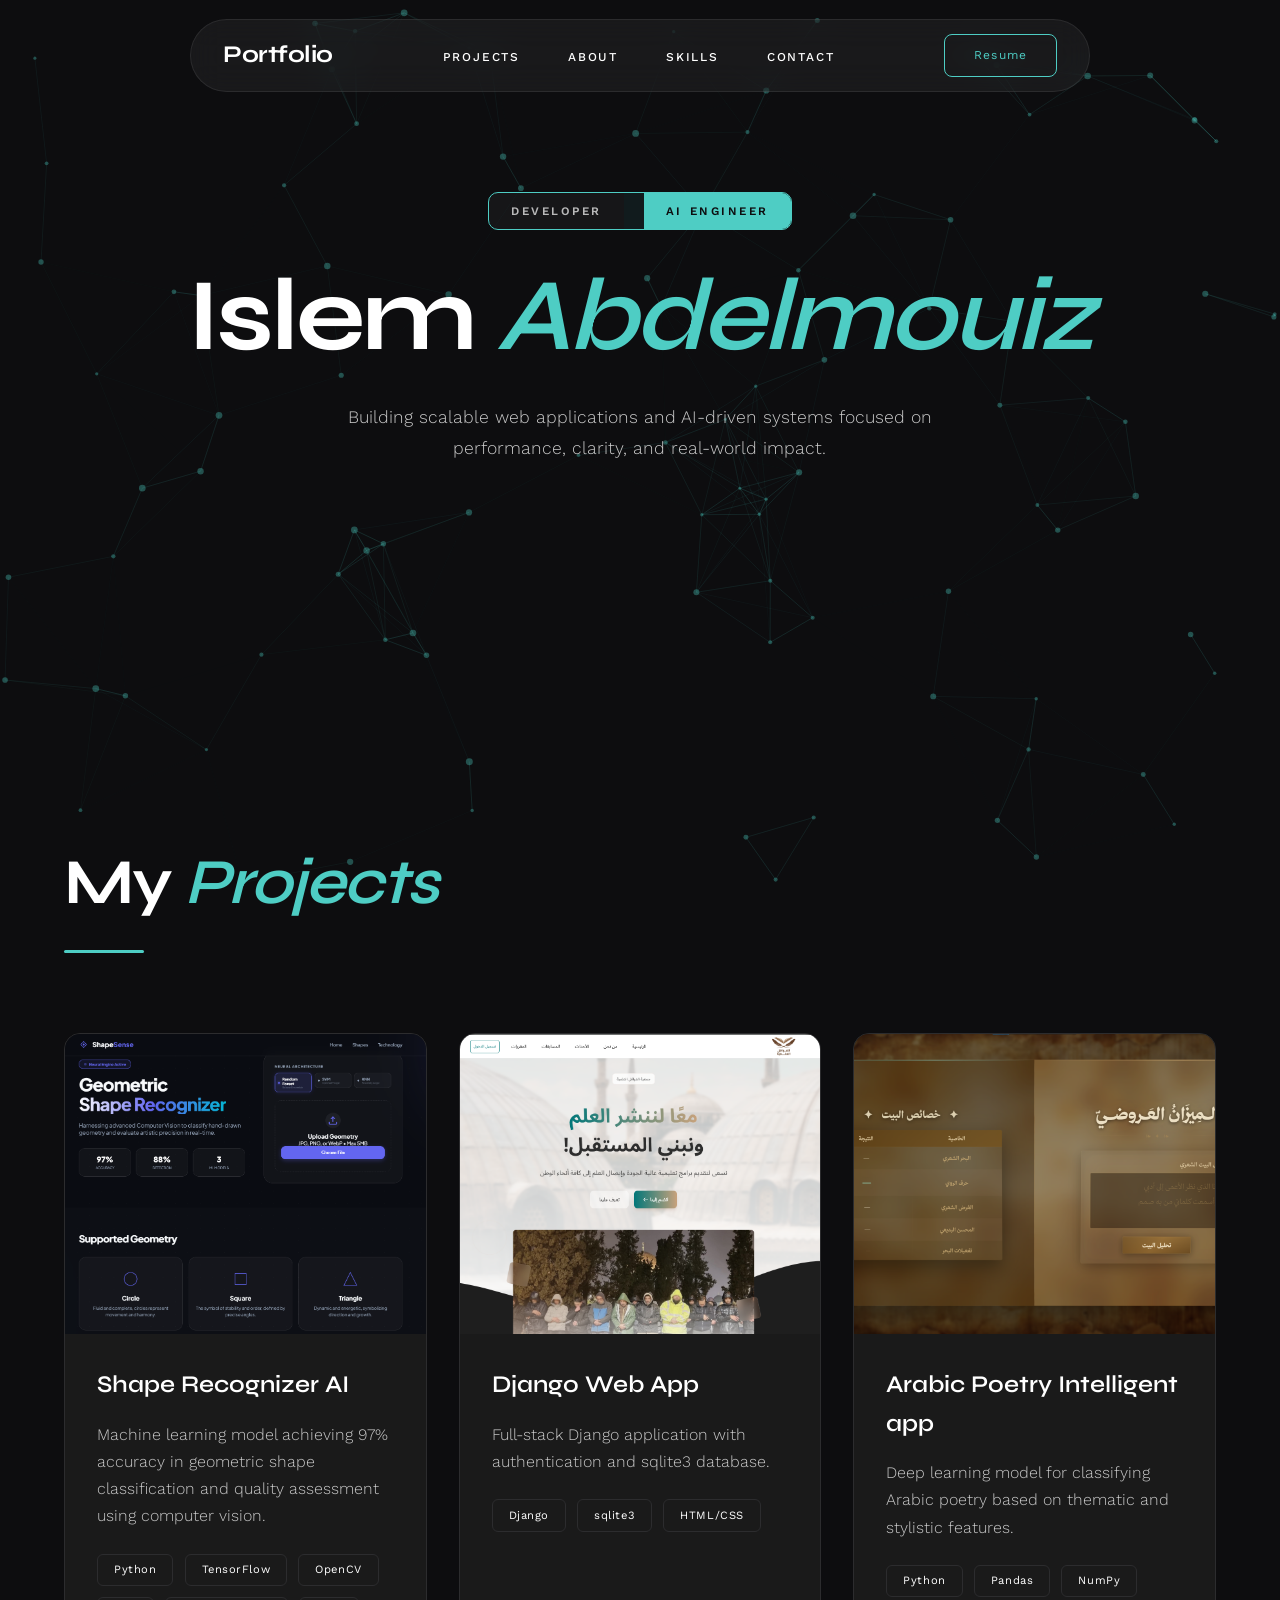
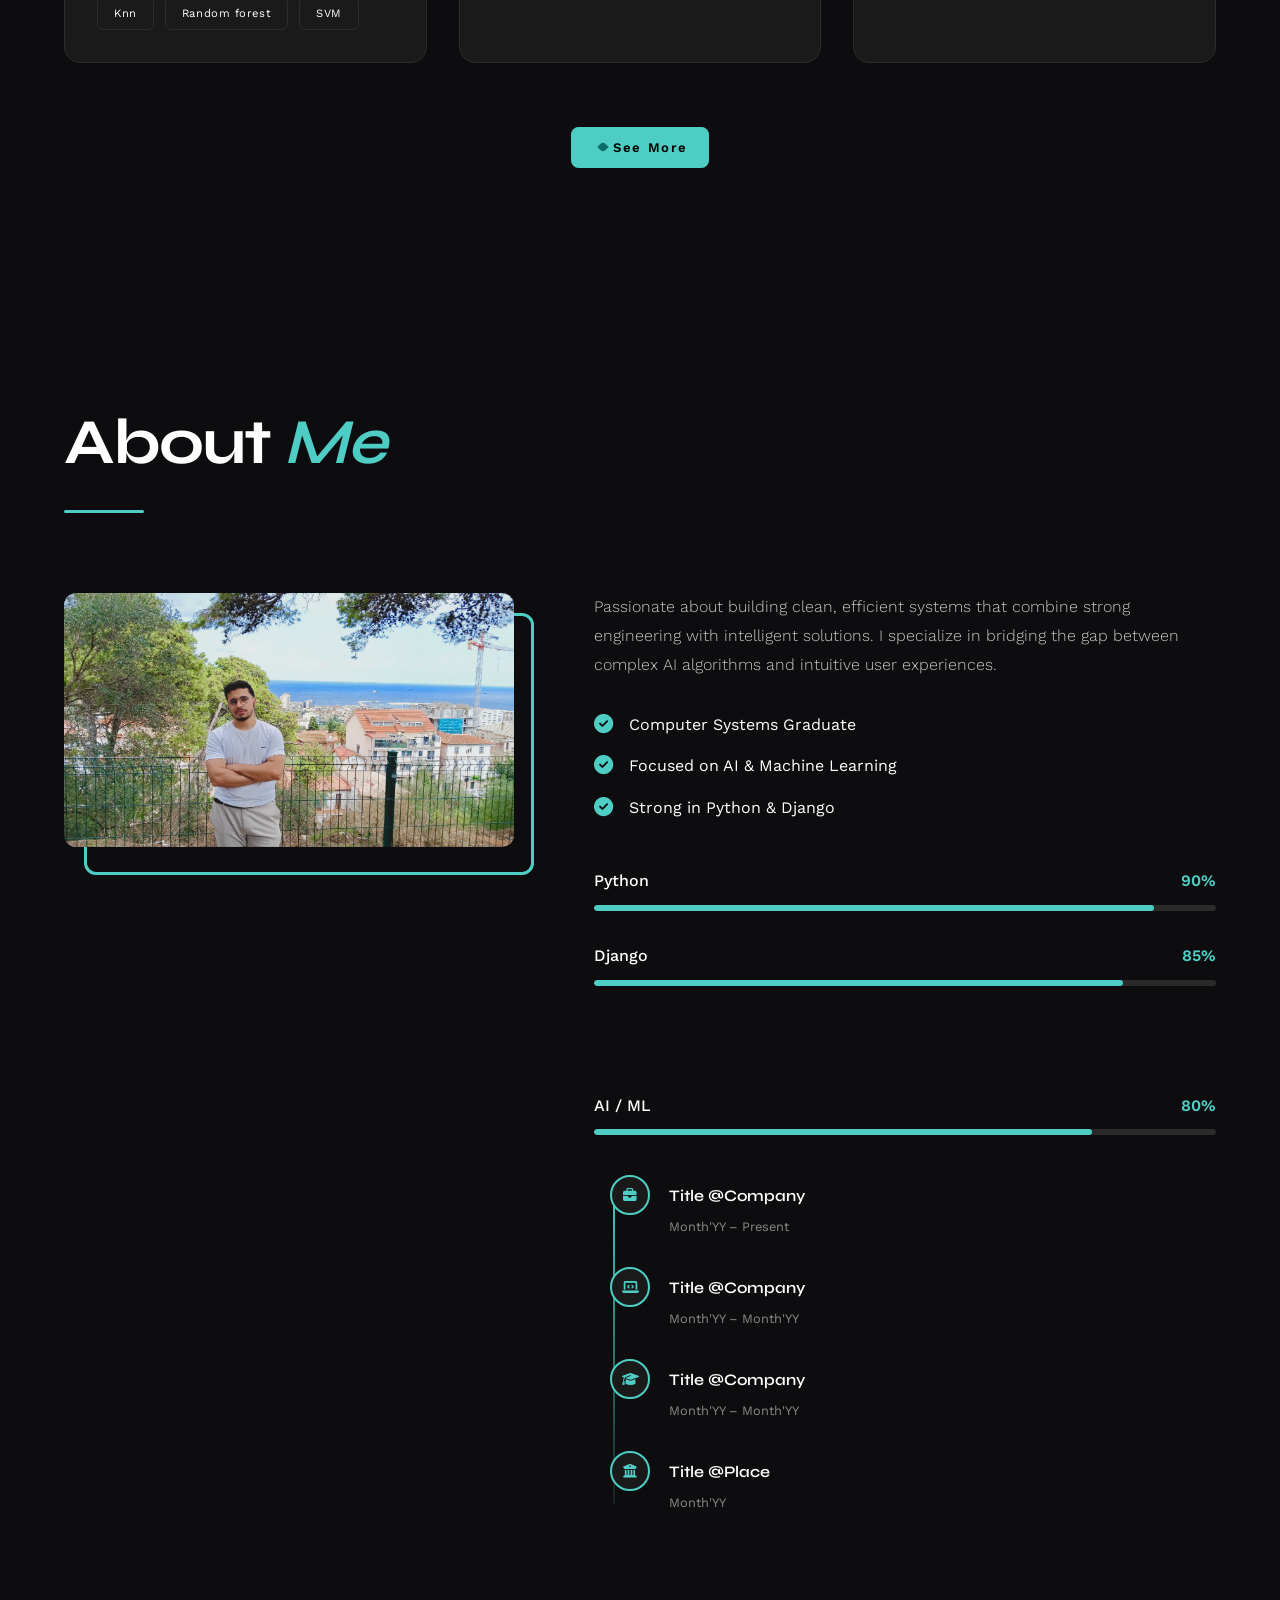
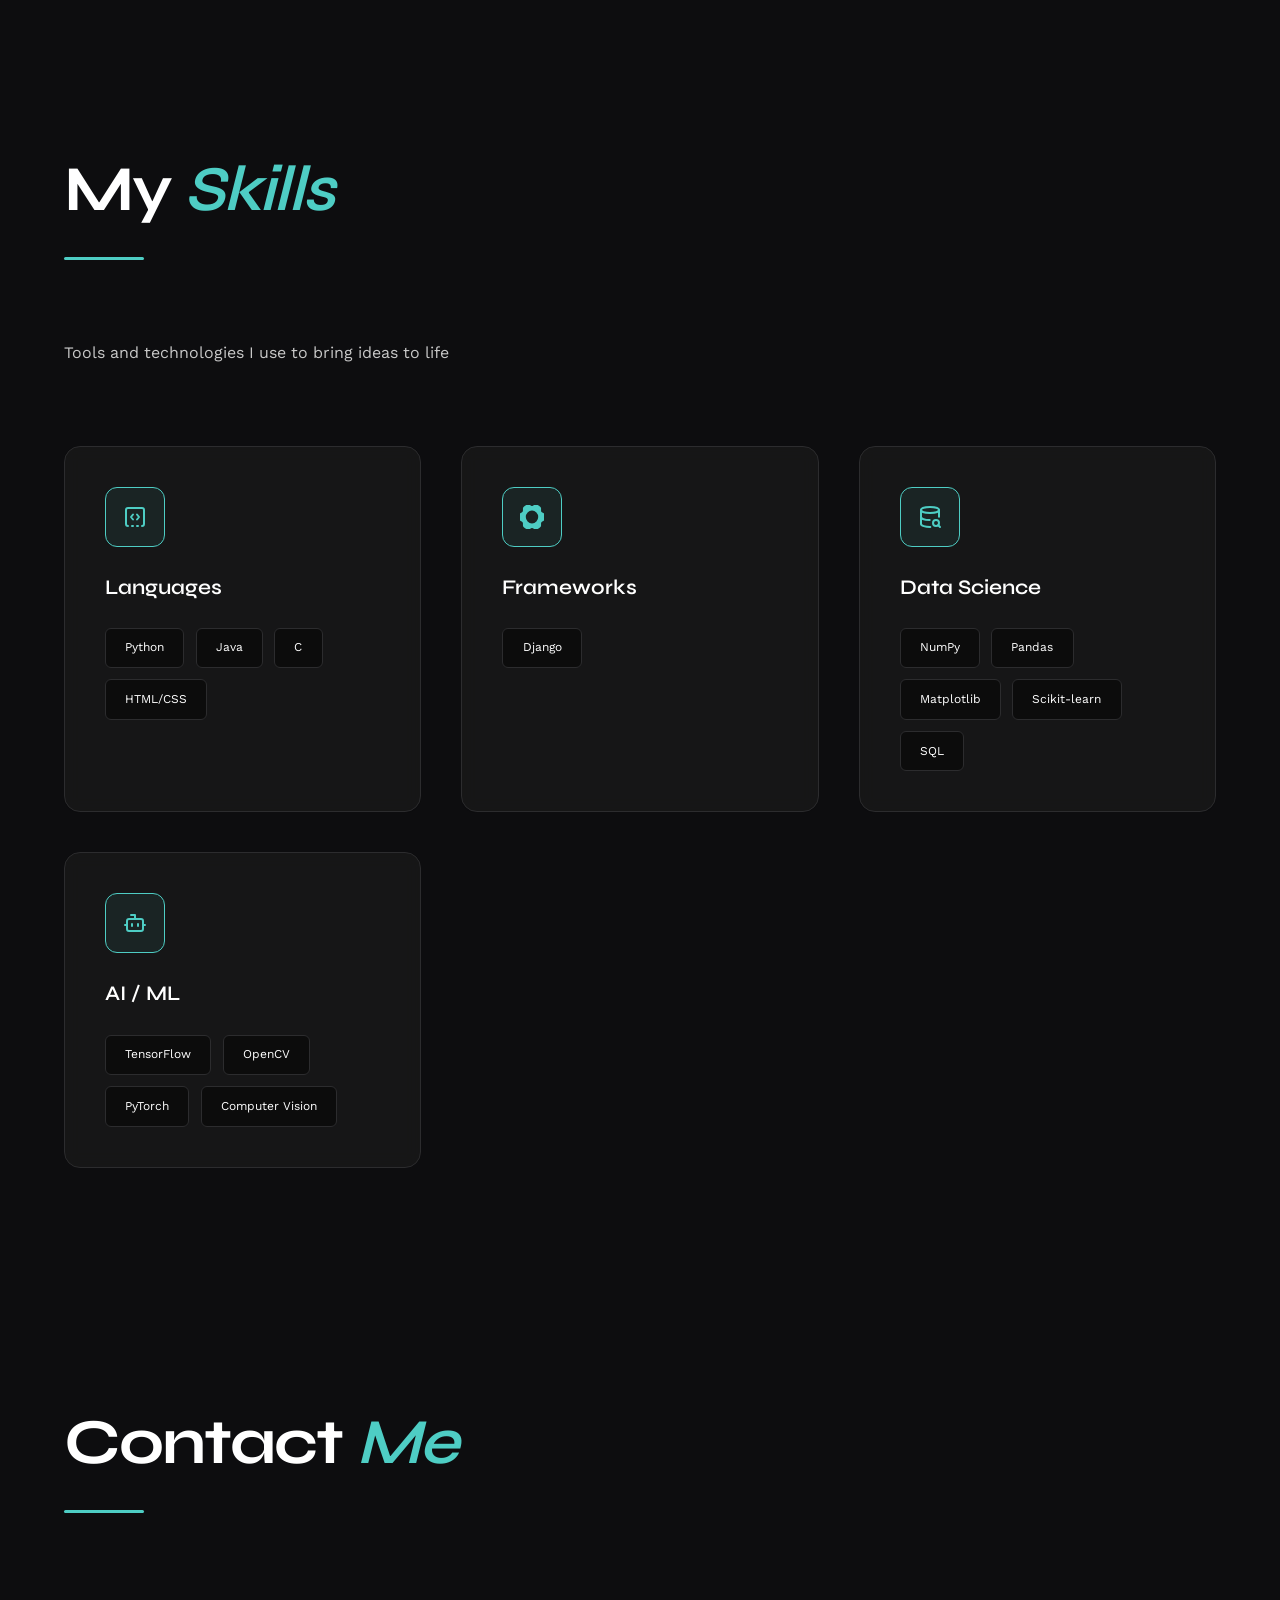
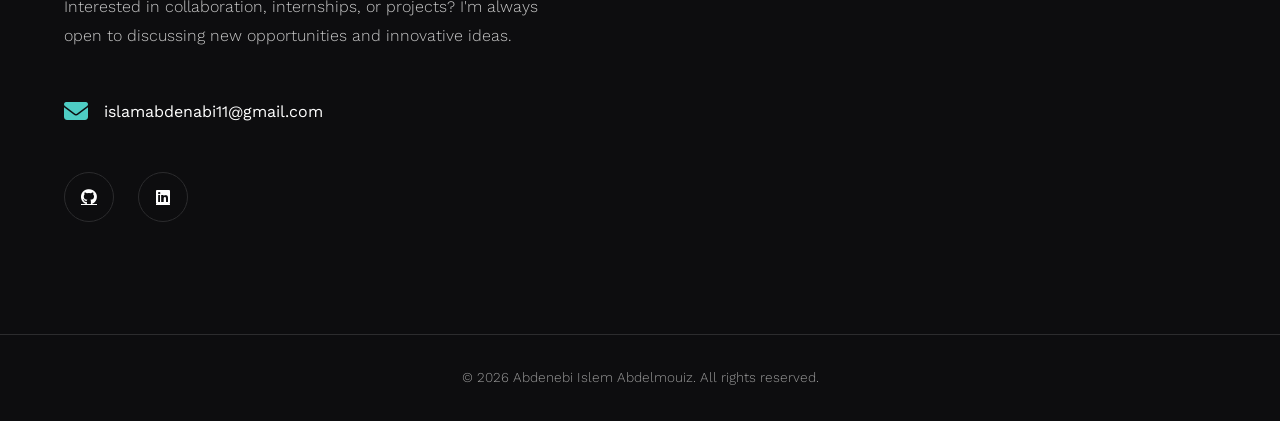
<file: index.html>
<!DOCTYPE html>
<html lang="en">
<head>
  <meta charset="UTF-8">
  <meta name="viewport" content="width=device-width, initial-scale=1.0, viewport-fit=cover">
  <title>Portfolio — Islem Abdelmouiz</title>
  <meta name="description" content="AI student specializing in Python, Django, and machine learning applications.">
  <link rel="icon" type="image/png" class="favicon" href="statics/images/me.jpg">
  <link rel="preconnect" href="https://fonts.googleapis.com">
  <link rel="preconnect" href="https://fonts.gstatic.com" crossorigin>
  <link href="https://fonts.googleapis.com/css2?family=Playfair+Display:wght@400;600;700;900&family=Work+Sans:wght@300;400;500;600&display=swap" rel="stylesheet">
  <link href="https://fonts.googleapis.com/css2?family=Syne:wght@400;600;700;800&family=Work+Sans:wght@300;400;500;600&display=swap" rel="stylesheet">
  <link rel="stylesheet" href="https://cdnjs.cloudflare.com/ajax/libs/font-awesome/6.4.0/css/all.min.css">
  <link rel="stylesheet" href="statics/style.css">
</head>
<body>

<canvas id="bg-canvas"></canvas>

<!-- Navigation -->
<nav>
  <a href="#" class="logo">Portfolio</a>
  <ul class="nav-links">
    <li><a href="#work">PROJECTS</a></li>
    <li><a href="#about">ABOUT</a></li>
    <li><a href="#skills">SKILLS</a></li>
    <li><a href="#contact">CONTACT</a></li>
  </ul>
  <a href="statics/cv.pdf" class="resume-btn">Resume</a>
  <label class="hamburger-label" id="hamburger-label">
    <input type="checkbox" id="hamburger-check">
    <div class="checkmark">
      <span></span>
      <span></span>
      <span></span>
    </div>
  </label>
</nav>

<!-- Hero -->
<section class="hero">
  <div class="hero-content">
    <div class="hero-label">
      <span class="hero-label-tag">DEVELOPER</span>
      <span class="hero-label-sep"></span>
      <span class="hero-label-tag accent">AI ENGINEER</span>
    </div>
    <h1>Islem <span class="hero-accent">Abdelmouiz</span></h1>
    <p class="hero-description">
      Building scalable web applications and AI-driven systems focused on performance, clarity, and real-world impact.
    </p>
    <div class="hero-actions">
      
    </div>
  </div>
</section>

<!-- Projects -->
<section id="work" class="work-section">
  <div class="work-header">
    <h2 class="work-title">My <span class="work-accent">Projects</span></h2>
    <div class="work-underline"></div>
  </div>
  <div class="projects-grid">
    <div class="project-card">
      <div class="project-image">
        <img src="statics/images/shape recognizer.png" alt="Shape Recognizer AI" width="600" height="300">
        <div class="project-overlay">
          <div class="project-overlay-content">
            <h3>Shape Recognizer AI</h3>
            <a href="https://github.com/islemabd-1/ShapeRecognize" target="_blank" aria-label="GitHub"><i class="fab fa-github"></i></a>
          </div>
        </div>
      </div>
      <div class="project-content">
        <h3>Shape Recognizer AI</h3>
        <p>Machine learning model achieving 97% accuracy in geometric shape classification and quality assessment using computer vision.</p>
        <div class="project-tags">
          <span class="tag">Python</span><span class="tag">TensorFlow</span><span class="tag">OpenCV</span>
          <span class="tag">Knn</span><span class="tag">Random forest</span><span class="tag">SVM</span>
        </div>
      </div>
    </div>
    <div class="project-card">
      <div class="project-image">
        <img src="statics/images/web-project.png" alt="Django Web App" width="600" height="300">
        <div class="project-overlay">
          <div class="project-overlay-content">
            <h3>Django web App</h3>
            <a href="https://github.com/Anwrk/PFE" target="_blank" aria-label="GitHub"><i class="fab fa-github"></i></a>
          </div>
        </div>
      </div>
      <div class="project-content">
        <h3>Django Web App</h3>
        <p>Full-stack Django application with authentication and sqlite3 database.</p>
        <div class="project-tags">
          <span class="tag">Django</span><span class="tag">sqlite3</span><span class="tag">HTML/CSS</span>
        </div>
      </div>
    </div>
    <div class="project-card">
      <div class="project-image">
        <img src="statics/images/Awzan.png" alt="Arabic Poetry Intelligent app" width="600" height="300">
        <div class="project-overlay">
          <div class="project-overlay-content">
            <h3>Arabic Poetry Classification</h3>
            <a href="https://github.com/islemabd-1/Arabic-poetry" target="_blank" aria-label="GitHub"><i class="fab fa-github"></i></a>
          </div>
        </div>
      </div>
      <div class="project-content">
        <h3>Arabic Poetry Intelligent app</h3>
        <p>Deep learning model for classifying Arabic poetry based on thematic and stylistic features.</p>
        <div class="project-tags">
          <span class="tag">Python</span><span class="tag">Pandas</span><span class="tag">NumPy</span>
        </div>
      </div>
    </div>
  </div>
  <div class="see-more-wrapper">
    <a href="projects.html" class="see-more-btn"><span>See More</span></a>
  </div>
</section>

<!-- About -->
<section id="about" class="about-section">

  <!-- Title OUTSIDE the grid, left-aligned like Projects -->
  <div class="work-header">
    <h2 class="work-title">About <span class="work-accent">Me</span></h2>
    <div class="work-underline"></div>
  </div>

  <div class="about-content">
    <div class="about-image">
      <img src="statics/images/me.jpg" alt="Islem Abdelmouiz" width="800" height="600">
      <div class="image-border"></div>
    </div>
    <div class="about-text">
      <p>Passionate about building clean, efficient systems that combine strong engineering with intelligent solutions. I specialize in bridging the gap between complex AI algorithms and intuitive user experiences.</p>
      <ul class="about-highlights">
        <li><i class="fas fa-check-circle"></i> Computer Systems Graduate</li>
        <li><i class="fas fa-check-circle"></i> Focused on AI & Machine Learning</li>
        <li><i class="fas fa-check-circle"></i> Strong in Python & Django</li>
      </ul>
      <div class="skills-bars">
        <div class="skill-item">
          <div class="skill-header"><strong>Python</strong><span>90%</span></div>
          <div class="skill-bar"><div class="skill-progress" style="width:90%"></div></div>
        </div>
        <div class="skill-item">
          <div class="skill-header"><strong>Django</strong><span>85%</span></div>
          <div class="skill-bar"><div class="skill-progress" style="width:85%"></div></div>
        </div>
        <div class="skill-item">
          <div class="skill-header"><strong>HTML / CSS</strong><span>65%</span></div>
          <div class="skill-bar"><div class="skill-progress" style="width:65%"></div></div>
        </div>
        <div class="skill-item">
          <div class="skill-header"><strong>AI / ML</strong><span>80%</span></div>
          <div class="skill-bar"><div class="skill-progress" style="width:80%"></div></div>
        </div>
      </div>
      <!-- Career Timeline -->
      <div class="career-timeline">
        <div class="timeline-item">
          <div class="timeline-dot"><i class="fas fa-briefcase"></i></div>
          <div class="timeline-info">
            <h4 class="timeline-role">Title @Company</h4>
            <span class="timeline-date">Month'YY – Present</span>
          </div>
        </div>
        <div class="timeline-item">
          <div class="timeline-dot"><i class="fas fa-laptop-code"></i></div>
          <div class="timeline-info">
            <h4 class="timeline-role">Title @Company</h4>
            <span class="timeline-date">Month'YY – Month'YY</span>
          </div>
        </div>
        <div class="timeline-item">
          <div class="timeline-dot"><i class="fas fa-graduation-cap"></i></div>
          <div class="timeline-info">
            <h4 class="timeline-role">Title @Company</h4>
            <span class="timeline-date">Month'YY – Month'YY</span>
          </div>
        </div>
        <div class="timeline-item">
          <div class="timeline-dot"><i class="fas fa-university"></i></div>
          <div class="timeline-info">
            <h4 class="timeline-role">Title @Place</h4>
            <span class="timeline-date">Month'YY</span>
          </div>
        </div>
      </div>
    </div>
  </div>
</section>

<!-- Skills -->
<section id="skills" class="skills-section">
  <div class="work-header">
    <h2 class="work-title">My <span class="work-accent">Skills</span></h2>
    <div class="work-underline"></div>
  </div>
  <p class="section-subtitle">Tools and technologies I use to bring ideas to life</p>
  <div class="tech-grid">
    <div class="tech-category">
      <div class="tech-icon">
        <svg xmlns="http://www.w3.org/2000/svg" width="24" height="24" viewBox="0 0 24 24" fill="none" stroke="currentColor" stroke-width="2" stroke-linecap="round" stroke-linejoin="round"><path d="M10 9.5 8 12l2 2.5"/><path d="M14 21h1"/><path d="m14 9.5 2 2.5-2 2.5"/><path d="M5 21a2 2 0 0 1-2-2V5a2 2 0 0 1 2-2h14a2 2 0 0 1 2 2v14a2 2 0 0 1-2 2"/><path d="M9 21h1"/></svg>
      </div>
      <h3>Languages</h3>
      <div class="tech-items">
        <span class="tech-badge">Python</span><span class="tech-badge">Java</span>
        <span class="tech-badge">C</span><span class="tech-badge">HTML/CSS</span>
      </div>
    </div>
    <div class="tech-category">
      <div class="tech-icon">
        <svg xmlns="http://www.w3.org/2000/svg" width="24" height="24" viewBox="0 0 24 24" fill="none" stroke="currentColor" stroke-width="2" stroke-linecap="round" stroke-linejoin="round"><path d="M0 0h24v24H0z" fill="none" stroke="none"/><path fill="currentColor" d="M23.186 9.07L21.41 8.019a2.78 2.78 0 0 1-1.344-2.391V3.523c0-.431-.19-.837-.516-1.108A12 12 0 0 0 16.317.493a1.36 1.36 0 0 0-1.193.091L13.347 1.64a2.62 2.62 0 0 1-2.688 0L8.882.584a1.35 1.35 0 0 0-1.194-.09a12 12 0 0 0-3.231 1.918a1.44 1.44 0 0 0-.516 1.108v2.104c0 .986-.51 1.897-1.344 2.392L.823 9.068c-.363.215-.61.588-.675 1.013A12 12 0 0 0 0 12.001q0 .978.145 1.916c.065.425.312.801.675 1.016l1.774 1.052a2.78 2.78 0 0 1 1.344 2.392v2.104c0 .431.191.837.516 1.108c.965.8 2.054 1.452 3.231 1.919c.393.155.831.124 1.194-.091l1.777-1.055a2.62 2.62 0 0 1 2.688 0l1.777 1.055c.363.215.804.246 1.193.091a12 12 0 0 0 3.232-1.92a1.44 1.44 0 0 0 .516-1.107v-2.104a2.78 2.78 0 0 1 1.344-2.392l1.774-1.052c.363-.215.61-.588.675-1.016q.143-.938.145-1.916q0-.98-.145-1.917a1.41 1.41 0 0 0-.67-1.013zM12.003 19.41c-3.981 0-7.21-3.317-7.21-7.407s3.229-7.406 7.21-7.406s7.21 3.316 7.21 7.406s-3.23 7.407-7.21 7.407"/></svg>
      </div>
      <h3>Frameworks</h3>
      <div class="tech-items">
        <span class="tech-badge">Django</span>
      </div>
    </div>
    <div class="tech-category">
      <div class="tech-icon">
        <svg xmlns="http://www.w3.org/2000/svg" width="24" height="24" viewBox="0 0 24 24" fill="none" stroke="currentColor" stroke-width="2" stroke-linecap="round" stroke-linejoin="round"><path d="M21 11.693V5"/><path d="m22 22-1.875-1.875"/><path d="M3 12a9 3 0 0 0 8.697 2.998"/><path d="M3 5v14a9 3 0 0 0 9.28 2.999"/><circle cx="18" cy="18" r="3"/><ellipse cx="12" cy="5" rx="9" ry="3"/></svg>
      </div>
      <h3>Data Science</h3>
      <div class="tech-items">
        <span class="tech-badge">NumPy</span><span class="tech-badge">Pandas</span>
        <span class="tech-badge">Matplotlib</span><span class="tech-badge">Scikit-learn</span><span class="tech-badge">SQL</span>
      </div>
    </div>
    <div class="tech-category">
      <div class="tech-icon">
        <svg xmlns="http://www.w3.org/2000/svg" width="24" height="24" viewBox="0 0 24 24" fill="none" stroke="currentColor" stroke-width="2" stroke-linecap="round" stroke-linejoin="round"><path d="M12 8V4H8"/><rect width="16" height="12" x="4" y="8" rx="2"/><path d="M2 14h2"/><path d="M20 14h2"/><path d="M15 13v2"/><path d="M9 13v2"/></svg>
      </div>
      <h3>AI / ML</h3>
      <div class="tech-items">
        <span class="tech-badge">TensorFlow</span><span class="tech-badge">OpenCV</span>
        <span class="tech-badge">PyTorch</span><span class="tech-badge">Computer Vision</span>
      </div>
    </div>
  </div>
</section>

<!-- Contact -->
<section id="contact" class="contact-section">

  <!-- Title OUTSIDE the grid, left-aligned like Projects -->
  <div class="work-header">
    <h2 class="work-title">Contact  <span class="work-accent">Me</span></h2>
    <div class="work-underline"></div>
  </div>

  <div class="contact-container">
    <div class="contact-left">
      <p>Interested in collaboration, internships, or projects? I'm always open to discussing new opportunities and innovative ideas.</p>
      <div class="contact-info">
        <div class="contact-item">
          <i class="fas fa-envelope"></i>
          <span>islamabdenabi11@gmail.com</span>
        </div>
      </div>
      <div class="social-links">
        <a href="#" aria-label="GitHub"><i class="fab fa-github"></i></a>
        <a href="#" aria-label="LinkedIn"><i class="fab fa-linkedin"></i></a>
      </div>
    </div>
  </div>
</section>

<footer>
  <p>&copy; 2026 Abdenebi Islem Abdelmouiz. All rights reserved.</p>
</footer>

<script src="statics/script.js"></script>
</body>
</html>
</file>
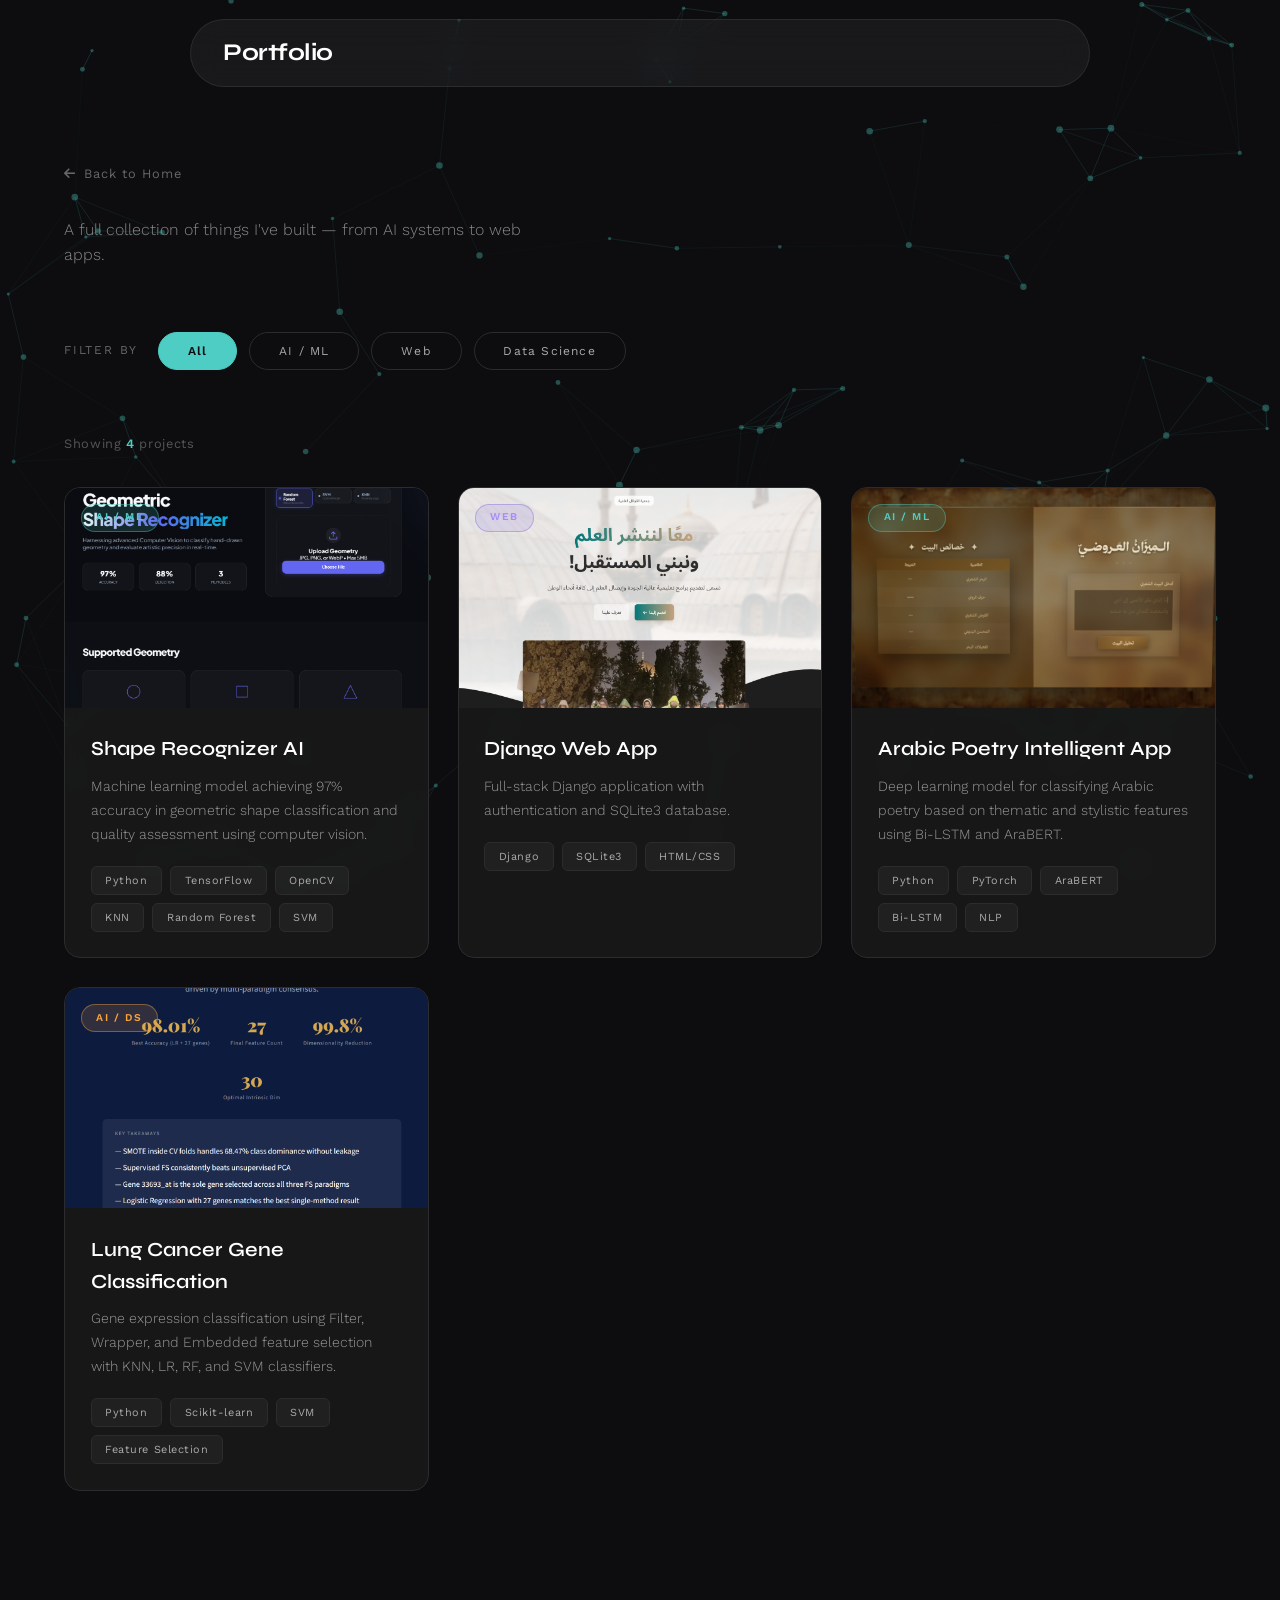
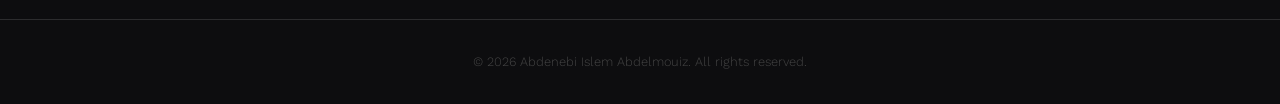
<file: projects.html>
<!DOCTYPE html>
<html lang="en">
<head>
  <meta charset="UTF-8">
  <meta name="viewport" content="width=device-width, initial-scale=1.0">
  <title>Projects — Islem Abdelmouiz</title>
  <meta name="description" content="All projects by Islem Abdelmouiz — AI, ML, and Web Development.">

  <link rel="preconnect" href="https://fonts.googleapis.com">
  <link rel="preconnect" href="https://fonts.gstatic.com" crossorigin>
  <link href="https://fonts.googleapis.com/css2?family=Syne:wght@400;600;700;800&family=Work+Sans:wght@300;400;500;600&display=swap" rel="stylesheet">
  <link rel="stylesheet" href="https://cdnjs.cloudflare.com/ajax/libs/font-awesome/6.4.0/css/all.min.css">

  <style>
    :root {
      --color-bg: #0d0d0f;
      --color-text: #ffffff;
      --color-accent: #4ecdc4;
      --color-secondary: #1a1a1a;
      --color-border: #2c2c2e;
      --font-display: 'Syne', sans-serif;
      --font-body: 'Work Sans', sans-serif;
    }

    * { margin: 0; padding: 0; box-sizing: border-box; }
    html { scroll-behavior: smooth; }

    body {
      font-family: var(--font-body);
      background: var(--color-bg);
      color: var(--color-text);
      line-height: 1.6;
      overflow-x: hidden;
    }

    /* ── Full-page Network Canvas ── */
    #bg-canvas {
      position: fixed;
      top: 0; left: 0;
      width: 100%; height: 100%;
      pointer-events: none;
      z-index: 0;
    }

    nav, .page-header, .filter-section, .project-count, .projects-section, footer {
      position: relative;
      z-index: 1;
    }

    /* ── NAV ── */
    nav {
      position: fixed;
      top: 1.2rem;
      left: 50%;
      transform: translateX(-50%);
      width: calc(100% - 4rem);
      max-width: 900px;
      padding: 0.85rem 2rem;
      display: flex;
      justify-content: space-between;
      align-items: center;
      z-index: 1000;
      background: rgba(255,255,255,0.05);
      backdrop-filter: blur(16px);
      -webkit-backdrop-filter: blur(16px);
      border: 1px solid rgba(255,255,255,0.08);
      border-radius: 9999px;
    }

    .logo {
      font-family: var(--font-display);
      font-size: 1.5rem;
      letter-spacing: -0.02em;
      font-weight: 700;
      text-decoration: none;
      color: var(--color-text);
    }

    .nav-links {
      display: flex;
      gap: 2.5rem;
      list-style: none;
    }

    .nav-links a {
      color: #aaa;
      text-decoration: none;
      font-size: 0.75rem;
      font-weight: 400;
      letter-spacing: 0.15em;
      transition: color 0.3s ease;
    }

    .nav-links a:hover,
    .nav-links a.active { color: var(--color-accent); }

    .resume-btn {
      padding: 0.7rem 1.8rem;
      border: 1px solid var(--color-accent);
      color: var(--color-accent);
      text-decoration: none;
      font-size: 0.75rem;
      letter-spacing: 0.1em;
      border-radius: 9999px;
      transition: all 0.3s ease;
    }

    .resume-btn:hover {
      background: var(--color-accent);
      color: var(--color-bg);
    }

    /* ── PAGE HEADER ── */
    .page-header {
      padding: 10rem 4rem 4rem;
      max-width: 1400px;
      margin: 0 auto;
    }

    .page-header .eyebrow {
      font-size: 0.75rem;
      letter-spacing: 0.25em;
      color: var(--color-accent);
      border: 1px solid var(--color-accent);
      padding: 0.4rem 1.2rem;
      display: inline-block;
      border-radius: 9999px;
      margin-bottom: 1.5rem;
    }

    .page-header h1 {
      font-family: var(--font-display);
      font-size: clamp(2.8rem, 6vw, 5rem);
      font-weight: 700;
      line-height: 1.1;
      letter-spacing: -0.02em;
      margin-bottom: 1.2rem;
    }

    .page-header h1 span {
      color: var(--color-accent);
      font-style: italic;
    }

    .page-header p {
      color: #888;
      font-size: 1rem;
      font-weight: 300;
      max-width: 500px;
    }

    /* ── FILTER BAR ── */
    .filter-section {
      padding: 0 4rem 4rem;
      max-width: 1400px;
      margin: 0 auto;
    }

    .filter-bar {
      display: flex;
      gap: 0.75rem;
      flex-wrap: wrap;
      align-items: center;
    }

    .filter-label {
      font-size: 0.75rem;
      letter-spacing: 0.15em;
      color: #666;
      margin-right: 0.5rem;
    }

    .filter-btn {
      padding: 0.7rem 1.8rem;
      background: transparent;
      border: 1px solid var(--color-border);
      color: #aaa;
      font-family: var(--font-body);
      font-size: 0.75rem;
      letter-spacing: 0.1em;
      border-radius: 9999px;
      cursor: pointer;
      transition: all 0.25s ease;
    }

    .filter-btn:hover {
      border-color: var(--color-accent);
      color: var(--color-accent);
    }

    .filter-btn.active {
      background: var(--color-accent);
      border-color: var(--color-accent);
      color: var(--color-bg);
      font-weight: 600;
    }

    /* ── PROJECT COUNT ── */
    .project-count {
      padding: 0 4rem 2rem;
      max-width: 1400px;
      margin: 0 auto;
      font-size: 0.8rem;
      color: #555;
      letter-spacing: 0.05em;
    }

    .project-count span {
      color: var(--color-accent);
      font-weight: 600;
    }

    /* ── PROJECTS GRID ── */
    .projects-section {
      padding: 0 4rem 8rem;
      max-width: 1400px;
      margin: 0 auto;
    }

    .projects-grid {
      display: grid;
      grid-template-columns: repeat(auto-fill, minmax(360px, 1fr));
      gap: 1.8rem;
    }

    .project-card {
      background: rgba(26,26,26,0.85);
      backdrop-filter: blur(8px);
      border-radius: 16px;
      overflow: hidden;
      border: 1px solid var(--color-border);
      transition: transform 0.3s ease, border-color 0.3s ease, box-shadow 0.3s ease;
      cursor: pointer;
    }

    .project-card:hover {
      transform: translateY(-8px);
      border-color: rgba(78,205,196,0.3);
      box-shadow: 0 20px 40px rgba(0,0,0,0.4);
    }

    .project-card.hidden { display: none; }

    .project-image {
      width: 100%;
      height: 220px;
      position: relative;
      overflow: hidden;
      background: #111;
    }

    .project-image img {
      width: 100%;
      height: 100%;
      object-fit: cover;
      transition: transform 0.5s ease;
    }

    .project-card:hover .project-image img { transform: scale(1.05); }

    .project-category-badge {
      position: absolute;
      top: 1rem;
      left: 1rem;
      padding: 0.3rem 0.9rem;
      border-radius: 9999px;
      font-size: 0.65rem;
      font-weight: 600;
      letter-spacing: 0.15em;
      text-transform: uppercase;
      z-index: 2;
    }

    .badge-ai   { background: rgba(78,205,196,0.15);  color: #4ecdc4; border: 1px solid rgba(78,205,196,0.4); }
    .badge-web  { background: rgba(130,100,220,0.15); color: #a78bfa; border: 1px solid rgba(130,100,220,0.4); }
    .badge-data { background: rgba(250,165,60,0.15);  color: #faa53c; border: 1px solid rgba(250,165,60,0.4); }

    .project-overlay {
      position: absolute;
      inset: 0;
      background: rgba(78,205,196,0.88);
      display: flex;
      align-items: center;
      justify-content: center;
      opacity: 0;
      transition: opacity 0.3s ease;
    }

    .project-card:hover .project-overlay { opacity: 1; }

    .project-overlay a {
      color: var(--color-bg);
      font-size: 2.8rem;
      transition: transform 0.3s ease;
      display: inline-block;
    }

    .project-overlay a:hover { transform: scale(1.2); }

    .project-content { padding: 1.6rem; }

    .project-content h3 {
      font-family: var(--font-display);
      font-size: 1.25rem;
      font-weight: 600;
      margin-bottom: 0.6rem;
    }

    .project-content p {
      font-size: 0.88rem;
      font-weight: 300;
      color: #999;
      line-height: 1.7;
      margin-bottom: 1.2rem;
    }

    .project-tags { display: flex; gap: 0.5rem; flex-wrap: wrap; }

    .tag {
      padding: 0.3rem 0.85rem;
      background: rgba(255,255,255,0.04);
      border: 1px solid var(--color-border);
      color: #aaa;
      font-size: 0.68rem;
      letter-spacing: 0.05em;
      border-radius: 6px;
      transition: all 0.25s ease;
    }

    .tag:hover { border-color: var(--color-accent); color: var(--color-accent); }

    .empty-state {
      display: none;
      text-align: center;
      padding: 6rem 2rem;
      color: #444;
    }

    .empty-state i { font-size: 3rem; margin-bottom: 1rem; color: #333; }

    .back-link {
      display: inline-flex;
      align-items: center;
      gap: 0.5rem;
      color: #666;
      text-decoration: none;
      font-size: 0.8rem;
      letter-spacing: 0.08em;
      transition: color 0.3s ease;
      margin-bottom: 2rem;
    }

    .back-link:hover { color: var(--color-accent); }

    footer {
      text-align: center;
      padding: 2rem;
      border-top: 1px solid var(--color-border);
      font-size: 0.8rem;
      color: #444;
      font-weight: 300;
    }

    @media (max-width: 768px) {
      nav { width: calc(100% - 2rem); top: 0.75rem; padding: 0.75rem 1.5rem; }
      .resume-btn { display: none; }
      .page-header, .filter-section, .project-count, .projects-section { padding-left: 1.5rem; padding-right: 1.5rem; }
      .page-header { padding-top: 8rem; }
      .projects-grid { grid-template-columns: 1fr; }
    }

    .project-card {
      opacity: 0;
      transform: translateY(24px);
      animation: cardIn 0.5s ease forwards;
    }

    @keyframes cardIn {
      to { opacity: 1; transform: translateY(0); }
    }
  </style>
</head>
<body>

<!-- Full-page canvas -->
<canvas id="bg-canvas"></canvas>

<!-- Nav -->
<nav>
  <a href="index.html" class="logo">Portfolio</a>
</nav>

<!-- Page Header -->
<div class="page-header">
  <a href="index.html" class="back-link">
    <i class="fas fa-arrow-left"></i> Back to Home
  </a>
  <p>A full collection of things I've built — from AI systems to web apps.</p>
</div>

<!-- Filters -->
<div class="filter-section">
  <div class="filter-bar">
    <span class="filter-label">FILTER BY</span>
    <button class="filter-btn active" data-filter="all">All</button>
    <button class="filter-btn" data-filter="ai">AI / ML</button>
    <button class="filter-btn" data-filter="web">Web</button>
    <button class="filter-btn" data-filter="data">Data Science</button>
  </div>
</div>

<!-- Count -->
<div class="project-count">
  Showing <span id="visible-count">4</span> projects
</div>

<!-- Projects -->
<div class="projects-section">
  <div class="projects-grid" id="projects-grid">

    <div class="project-card" data-category="ai">
      <div class="project-image">
        <span class="project-category-badge badge-ai">AI / ML</span>
        <img src="statics/images/shape recognizer.png" alt="Shape Recognizer AI">
        <div class="project-overlay">
          <a href="https://github.com/islemabd-1/ShapeRecognize" target="_blank" aria-label="GitHub">
            <svg xmlns="http://www.w3.org/2000/svg" width="48" height="48" viewBox="0 0 24 24" fill="currentColor"><path d="M12 0C5.37 0 0 5.37 0 12c0 5.3 3.438 9.8 8.205 11.385.6.113.82-.258.82-.577v-2.165c-3.338.726-4.033-1.416-4.033-1.416-.546-1.387-1.333-1.756-1.333-1.756-1.089-.745.083-.729.083-.729 1.205.084 1.839 1.237 1.839 1.237 1.07 1.834 2.807 1.304 3.492.997.107-.775.418-1.305.762-1.604-2.665-.305-5.467-1.334-5.467-5.931 0-1.311.469-2.381 1.236-3.221-.124-.303-.535-1.524.117-3.176 0 0 1.008-.322 3.301 1.23A11.509 11.509 0 0 1 12 5.803c1.02.005 2.047.138 3.006.404 2.291-1.552 3.297-1.23 3.297-1.23.653 1.653.242 2.874.118 3.176.77.84 1.235 1.911 1.235 3.221 0 4.609-2.807 5.624-5.479 5.921.43.372.823 1.102.823 2.222v3.293c0 .319.192.694.801.576C20.566 21.797 24 17.3 24 12c0-6.63-5.37-12-12-12z"/></svg>
          </a>
        </div>
      </div>
      <div class="project-content">
        <h3>Shape Recognizer AI</h3>
        <p>Machine learning model achieving 97% accuracy in geometric shape classification and quality assessment using computer vision.</p>
        <div class="project-tags">
          <span class="tag">Python</span><span class="tag">TensorFlow</span><span class="tag">OpenCV</span>
          <span class="tag">KNN</span><span class="tag">Random Forest</span><span class="tag">SVM</span>
        </div>
      </div>
    </div>

    <div class="project-card" data-category="web">
      <div class="project-image">
        <span class="project-category-badge badge-web">Web</span>
        <img src="statics/images/web-project.png" alt="Django Web App">
        <div class="project-overlay">
          <a href="https://github.com/Anwrk/PFE" target="_blank" aria-label="GitHub">
            <svg xmlns="http://www.w3.org/2000/svg" width="48" height="48" viewBox="0 0 24 24" fill="currentColor"><path d="M12 0C5.37 0 0 5.37 0 12c0 5.3 3.438 9.8 8.205 11.385.6.113.82-.258.82-.577v-2.165c-3.338.726-4.033-1.416-4.033-1.416-.546-1.387-1.333-1.756-1.333-1.756-1.089-.745.083-.729.083-.729 1.205.084 1.839 1.237 1.839 1.237 1.07 1.834 2.807 1.304 3.492.997.107-.775.418-1.305.762-1.604-2.665-.305-5.467-1.334-5.467-5.931 0-1.311.469-2.381 1.236-3.221-.124-.303-.535-1.524.117-3.176 0 0 1.008-.322 3.301 1.23A11.509 11.509 0 0 1 12 5.803c1.02.005 2.047.138 3.006.404 2.291-1.552 3.297-1.23 3.297-1.23.653 1.653.242 2.874.118 3.176.77.84 1.235 1.911 1.235 3.221 0 4.609-2.807 5.624-5.479 5.921.43.372.823 1.102.823 2.222v3.293c0 .319.192.694.801.576C20.566 21.797 24 17.3 24 12c0-6.63-5.37-12-12-12z"/></svg>
          </a>
        </div>
      </div>
      <div class="project-content">
        <h3>Django Web App</h3>
        <p>Full-stack Django application with authentication and SQLite3 database.</p>
        <div class="project-tags">
          <span class="tag">Django</span><span class="tag">SQLite3</span><span class="tag">HTML/CSS</span>
        </div>
      </div>
    </div>

    <div class="project-card" data-category="ai">
      <div class="project-image">
        <span class="project-category-badge badge-ai">AI / ML</span>
        <img src="statics/images/Awzan.png" alt="Arabic Poetry AI">
        <div class="project-overlay">
          <a href="https://github.com/islemabd-1/Arabic-poetry" target="_blank" aria-label="GitHub">
            <svg xmlns="http://www.w3.org/2000/svg" width="48" height="48" viewBox="0 0 24 24" fill="currentColor"><path d="M12 0C5.37 0 0 5.37 0 12c0 5.3 3.438 9.8 8.205 11.385.6.113.82-.258.82-.577v-2.165c-3.338.726-4.033-1.416-4.033-1.416-.546-1.387-1.333-1.756-1.333-1.756-1.089-.745.083-.729.083-.729 1.205.084 1.839 1.237 1.839 1.237 1.07 1.834 2.807 1.304 3.492.997.107-.775.418-1.305.762-1.604-2.665-.305-5.467-1.334-5.467-5.931 0-1.311.469-2.381 1.236-3.221-.124-.303-.535-1.524.117-3.176 0 0 1.008-.322 3.301 1.23A11.509 11.509 0 0 1 12 5.803c1.02.005 2.047.138 3.006.404 2.291-1.552 3.297-1.23 3.297-1.23.653 1.653.242 2.874.118 3.176.77.84 1.235 1.911 1.235 3.221 0 4.609-2.807 5.624-5.479 5.921.43.372.823 1.102.823 2.222v3.293c0 .319.192.694.801.576C20.566 21.797 24 17.3 24 12c0-6.63-5.37-12-12-12z"/></svg>
          </a>
        </div>
      </div>
      <div class="project-content">
        <h3>Arabic Poetry Intelligent App</h3>
        <p>Deep learning model for classifying Arabic poetry based on thematic and stylistic features using Bi-LSTM and AraBERT.</p>
        <div class="project-tags">
          <span class="tag">Python</span><span class="tag">PyTorch</span><span class="tag">AraBERT</span>
          <span class="tag">Bi-LSTM</span><span class="tag">NLP</span>
        </div>
      </div>
    </div>

    <div class="project-card" data-category="data">
      <div class="project-image">
        <span class="project-category-badge badge-data">AI / DS</span>
        <img src="statics/images/lung.png" alt="Lung Cancer Classification">
        <div class="project-overlay">
          <a href="https://github.com/YOUR_USERNAME/lung-cancer" target="_blank" aria-label="GitHub">
            <svg xmlns="http://www.w3.org/2000/svg" width="48" height="48" viewBox="0 0 24 24" fill="currentColor"><path d="M12 0C5.37 0 0 5.37 0 12c0 5.3 3.438 9.8 8.205 11.385.6.113.82-.258.82-.577v-2.165c-3.338.726-4.033-1.416-4.033-1.416-.546-1.387-1.333-1.756-1.333-1.756-1.089-.745.083-.729.083-.729 1.205.084 1.839 1.237 1.839 1.237 1.07 1.834 2.807 1.304 3.492.997.107-.775.418-1.305.762-1.604-2.665-.305-5.467-1.334-5.467-5.931 0-1.311.469-2.381 1.236-3.221-.124-.303-.535-1.524.117-3.176 0 0 1.008-.322 3.301 1.23A11.509 11.509 0 0 1 12 5.803c1.02.005 2.047.138 3.006.404 2.291-1.552 3.297-1.23 3.297-1.23.653 1.653.242 2.874.118 3.176.77.84 1.235 1.911 1.235 3.221 0 4.609-2.807 5.624-5.479 5.921.43.372.823 1.102.823 2.222v3.293c0 .319.192.694.801.576C20.566 21.797 24 17.3 24 12c0-6.63-5.37-12-12-12z"/></svg>
          </a>
        </div>
      </div>
      <div class="project-content">
        <h3>Lung Cancer Gene Classification</h3>
        <p>Gene expression classification using Filter, Wrapper, and Embedded feature selection with KNN, LR, RF, and SVM classifiers.</p>
        <div class="project-tags">
          <span class="tag">Python</span><span class="tag">Scikit-learn</span><span class="tag">SVM</span><span class="tag">Feature Selection</span>
        </div>
      </div>
    </div>

  </div>

  <div class="empty-state" id="empty-state">
    <i class="fas fa-folder-open"></i>
    <p>No projects in this category yet.</p>
  </div>
</div>

<footer>
  <p>&copy; 2026 Abdenebi Islem Abdelmouiz. All rights reserved.</p>
</footer>

<script>
// ── Full-page Network Canvas (same as index) ──────────────────────────────
(function () {
  const canvas = document.getElementById('bg-canvas');
  if (!canvas) return;
  const ctx = canvas.getContext('2d');
  const ACCENT = '78,205,196';
  const NODE_COUNT = 100;
  const MAX_DIST = 150;
  const MOUSE_RADIUS = 200;
  let W, H, nodes, mouse = { x: -9999, y: -9999 };

  function resize() { W = canvas.width = window.innerWidth; H = canvas.height = window.innerHeight; }

  function makeNode() {
    return { x: Math.random()*W, y: Math.random()*H, vx: (Math.random()-0.5)*0.45, vy: (Math.random()-0.5)*0.45, r: Math.random()*2+1.5 };
  }

  function init() { resize(); nodes = Array.from({ length: NODE_COUNT }, makeNode); }

  function draw() {
    ctx.clearRect(0, 0, W, H);
    nodes.forEach(n => {
      const dx = mouse.x-n.x, dy = mouse.y-n.y;
      const dist = Math.sqrt(dx*dx+dy*dy);
      if (dist < MOUSE_RADIUS) { n.vx += (dx/dist)*0.03; n.vy += (dy/dist)*0.03; }
      const speed = Math.sqrt(n.vx*n.vx+n.vy*n.vy);
      if (speed > 1.2) { n.vx *= 0.95; n.vy *= 0.95; }
      n.x += n.vx; n.y += n.vy;
      if (n.x < 0 || n.x > W) n.vx *= -1;
      if (n.y < 0 || n.y > H) n.vy *= -1;
    });
    for (let i = 0; i < nodes.length; i++) {
      for (let j = i+1; j < nodes.length; j++) {
        const a = nodes[i], b = nodes[j];
        const dx = a.x-b.x, dy = a.y-b.y;
        const d = Math.sqrt(dx*dx+dy*dy);
        if (d < MAX_DIST) {
          ctx.beginPath();
          ctx.strokeStyle = 'rgba('+ACCENT+','+(1-d/MAX_DIST)*0.25+')';
          ctx.lineWidth = 0.8;
          ctx.moveTo(a.x, a.y); ctx.lineTo(b.x, b.y); ctx.stroke();
        }
      }
    }
    nodes.forEach(n => {
      const dx = mouse.x-n.x, dy = mouse.y-n.y;
      const near = Math.sqrt(dx*dx+dy*dy) < MOUSE_RADIUS;
      ctx.beginPath();
      ctx.arc(n.x, n.y, near ? n.r*1.8 : n.r, 0, Math.PI*2);
      ctx.fillStyle = near ? 'rgba('+ACCENT+',0.9)' : 'rgba('+ACCENT+',0.35)';
      ctx.fill();
    });
    requestAnimationFrame(draw);
  }

  window.addEventListener('mousemove', e => { mouse.x = e.clientX; mouse.y = e.clientY; });
  window.addEventListener('mouseleave', () => { mouse.x = -9999; mouse.y = -9999; });
  window.addEventListener('resize', resize);
  init(); draw();
})();

// ── Filter logic ──────────────────────────────────────────────────────────
const filterBtns = document.querySelectorAll('.filter-btn');
const cards = document.querySelectorAll('.project-card');
const countEl = document.getElementById('visible-count');
const emptyState = document.getElementById('empty-state');

filterBtns.forEach(btn => {
  btn.addEventListener('click', () => {
    filterBtns.forEach(b => b.classList.remove('active'));
    btn.classList.add('active');
    const filter = btn.dataset.filter;
    let visible = 0, delay = 0;
    cards.forEach(card => {
      const show = filter === 'all' || card.dataset.category.split(' ').includes(filter);
      if (show) {
        card.style.display = '';
        card.style.animation = 'none';
        card.style.opacity = '0';
        card.offsetHeight;
        card.style.animation = '';
        card.style.animationDelay = (delay * 0.07) + 's';
        delay++; visible++;
      } else {
        card.style.display = 'none';
      }
    });
    countEl.textContent = visible;
    emptyState.style.display = visible === 0 ? 'block' : 'none';
  });
});
</script>

</body>
</html>
</file>
<file: statics/style.css>
:root {
    --color-bg: #0d0d0f;
    --color-text: #ffffff;
    --color-accent: #4ecdc4;
    --color-secondary: #1a1a1a;
    --color-border: #2c2c2e;
    --font-display: 'Syne', sans-serif;
    --font-body: 'Work Sans', sans-serif;
    --section-padding: 7rem 4rem;
    --section-padding-mobile: 5rem 1.5rem;
}

*, *::before, *::after { margin: 0; padding: 0; box-sizing: border-box; }
html { width: 100%; max-width: 100%; overflow-x: hidden; background: #0d0d0f; }
body { width: 100%; max-width: 100%; overflow-x: hidden; background: #0d0d0f; /* Match your bg-canvas color */ }

:focus-visible { outline: 2px solid var(--color-accent); outline-offset: 3px; border-radius: 4px; }
:focus:not(:focus-visible) { outline: none; }

html {
    scroll-behavior: smooth;
    
}

body {
    font-family: var(--font-body);
    background: var(--color-bg);
    color: var(--color-text);
    line-height: 1.6;
    /* NO overflow-x: hidden here — it clips position:fixed children on Chrome/mobile */
}

#bg-canvas {
    position: fixed;
    top: 0;
    left: 0;
    width: 100%;
    height: 100%;
    max-width: none;
    pointer-events: none;
    z-index: 0;
    display: block;
}

/* All sections need z-index above canvas */
nav, section, footer {
    position: relative;
    z-index: 1;
}

/* Navigation */
nav {
    position: fixed;
    top: 1.2rem;
    left: 50%;
    transform: translateX(-50%);
    width: calc(100% - 4rem);
    max-width: 900px;
    padding: 0.85rem 2rem;
    display: flex;
    justify-content: space-between;
    align-items: center;
    z-index: 1000;
    background: rgba(255,255,255,0.05);
    backdrop-filter: blur(16px);
    -webkit-backdrop-filter: blur(16px);
    border: 1px solid rgba(255,255,255,0.08);
    border-radius: 9999px;
    transition: all 0.3s ease-in-out; 
}

nav.scrolled {
    top: 0.8rem; /* Moves the bar up slightly when scrolling */
    padding: 0.75rem 2rem; /* Shinks it slightly, but smoothly now */
    background: rgba(13, 13, 15, 0.95); /* Making it a bit darker helps readability */
    border-color: rgba(255,255,255,0.1);
}

.logo {
    font-family: var(--font-display);
    font-size: 1.5rem;
    font-weight: 700;
    letter-spacing: -0.02em;
    text-decoration: none;
    color: var(--color-text);
}

.nav-links {
    display: flex;
    gap: 2.5rem;
    list-style: none;
}

.nav-links a {
    color: var(--color-text);
    text-decoration: none;
    font-size: 0.75rem;
    font-weight: 500;
    letter-spacing: 0.15em;
    transition: color 0.3s ease;
    padding: 0.5rem 0.25rem;
}

.nav-links a:hover { color: var(--color-accent); }

.resume-btn {
    padding: 0.7rem 1.8rem;
    border: 1px solid var(--color-accent);
    color: var(--color-accent);
    text-decoration: none;
    font-size: 0.75rem;
    letter-spacing: 0.1em;
    transition: all 0.3s ease;
    border-radius: 8px;
}

.resume-btn:hover { background: var(--color-accent); color: var(--color-bg); }

/* Hamburger */
.hamburger { display: none; }

.hamburger-label {
    display: none;
    position: relative;
    cursor: pointer;
    font-size: 20px;
    user-select: none;
    z-index: 1100;
}

.hamburger-label input { position: absolute; opacity: 0; cursor: pointer; height: 0; width: 0; }

.checkmark { position: relative; top: 0; left: 0; height: 1.3em; width: 1.3em; }

.checkmark span {
    width: 28px;
    height: 2px;
    background-color: white;
    position: absolute;
    transition: all 0.3s ease-in-out;
}

.checkmark span:nth-child(1) { top: 10%; }
.checkmark span:nth-child(2) { top: 50%; }
.checkmark span:nth-child(3) { top: 90%; }

.hamburger-label input:checked + .checkmark span:nth-child(1) { top: 50%; transform: translateY(-50%) rotate(45deg); }
.hamburger-label input:checked + .checkmark span:nth-child(2) { top: 50%; transform: translateY(-50%) rotate(-45deg); }
.hamburger-label input:checked + .checkmark span:nth-child(3) { transform: translateX(-50px); opacity: 0; }

/* Hero */
.hero {
    min-height: 80vh;
    display: flex;
    align-items: flex-start;
    justify-content: center;
    padding: 12rem 2rem 4rem;
    text-align: center;
}

.hero-content {
    max-width: 1200px;
    position: relative;
    z-index: 2;
    text-align: center;
}

/* ── Point 4: New hero-label display ── */
.hero-label {
    display: inline-flex;
    align-items: center;
    gap: 0;
    margin-bottom: 2rem;
    border-radius: 10px;
    overflow: hidden;
    border: 1px solid var(--color-accent);
    animation: fadeInUp 0.8s ease-out 0.3s both;
}

.hero-label-tag {
    font-size: 0.72rem;
    font-weight: 600;
    letter-spacing: 0.22em;
    padding: 0.55rem 1.4rem;
    color: rgba(255,255,255,0.7);
    background: rgba(255,255,255,0.04);
}

.hero-label-tag.accent {
    color: var(--color-bg);
    background: var(--color-accent);
}

.hero-label-sep {
    font-size: 0.75rem;
    font-weight: 300;
    color: var(--color-accent);
    padding: 0 0.6rem;
    background: rgba(78,205,196,0.08);
    align-self: stretch;
    display: flex;
    align-items: center;
}

@keyframes fadeInUp {
    from { opacity: 0; transform: translateY(30px); }
    to   { opacity: 1; transform: translateY(0); }
}

.hero h1 {
    font-family: var(--font-display);
    font-size: clamp(3.2rem, 8vw, 7rem);
    font-weight: 700;
    line-height: 1.05;
    margin-bottom: 2rem;
    letter-spacing: -0.03em;
    animation: fadeInUp 0.8s ease-out 0.5s both;
}

.hero-accent { color: var(--color-accent); font-style: italic; font-weight: 600; }

.hero-description {
    font-size: 1.1rem;
    max-width: 700px;
    font-weight: 300;
    line-height: 1.8;
    margin: 0 auto 3rem;
    color: #c8c8c8;
    animation: fadeInUp 0.8s ease-out 0.7s both;
}

.hero-actions {
    display: flex;
    gap: 1.5rem;
    justify-content: center;
    align-items: center;
    animation: fadeInUp 0.8s ease-out 0.9s both;
}

.cta-button {
    padding: 1.2rem 3rem;
    background: var(--color-accent);
    color: var(--color-bg);
    text-decoration: none;
    font-size: 0.8rem;
    letter-spacing: 0.18em;
    font-weight: 700;
    transition: all 0.3s ease;
    text-transform: uppercase;
    border-radius: 8px;
    box-shadow: 0 4px 20px rgba(78,205,196,0.35);
    border: 2px solid var(--color-accent);
}

.cta-button:hover { transform: translateY(-3px); box-shadow: 0 12px 36px rgba(78,205,196,0.5); background: #5fe0d7; }

.cta-outline {
    padding: 1.2rem 3rem;
    color: rgba(255,255,255,0.75);
    text-decoration: none;
    border: 1.5px solid rgba(255,255,255,0.35);
    font-size: 0.8rem;
    letter-spacing: 0.18em;
    font-weight: 600;
    transition: all 0.3s ease;
    text-transform: uppercase;
    border-radius: 8px;
}

.cta-outline:hover { border-color: var(--color-accent); color: var(--color-accent); }

/* Works Section */
section {
    width: 100%;
    box-sizing: border-box;
}
.work-section { padding: var(--section-padding); background: transparent; }

.work-header { text-align: left; margin-bottom: 5rem; }

.work-title {
    font-family: var(--font-display);
    font-size: clamp(2.5rem, 5vw, 4.5rem);
    font-weight: 700;
    color: var(--color-text);
    letter-spacing: -0.03em;
    margin-bottom: 1rem;
}

.work-accent { font-family: var(--font-display); font-style: italic; color: var(--color-accent); font-weight: 600; }

.work-underline { width: 80px; height: 3px; background: var(--color-accent); border-radius: 9999px; }

/* Projects Grid */
.projects-grid {
    display: grid;
    grid-template-columns: repeat(auto-fit, minmax(350px, 1fr));
    gap: 2rem;
    max-width: 1400px;
    margin: 0 auto;
}

.project-card {
    background: var(--color-secondary);
    overflow: hidden;
    border-radius: 16px;
    border: 1px solid var(--color-border);
    transition: transform 0.3s ease, border-color 0.3s ease, box-shadow 0.3s ease;
    cursor: pointer;
}

.project-card:hover { transform: translateY(-10px); border-color: rgba(78,205,196,0.3); box-shadow: 0 20px 40px rgba(0,0,0,0.4); }

.project-image { width: 100%; height: 300px; position: relative; overflow: hidden; background: #0a0a0a; }

.project-image img { width: 100%; height: 100%; object-fit: cover; transition: transform 0.5s ease; }

.project-card:hover .project-image img { transform: scale(1.05); }

.project-overlay {
    position: absolute; top: 0; left: 0; width: 100%; height: 100%;
    background: rgba(78,205,196,0.92);
    display: flex; align-items: center; justify-content: center;
    opacity: 0; transition: opacity 0.3s ease;
}

.project-card:hover .project-overlay { opacity: 1; }

.project-overlay-content { text-align: center; color: var(--color-bg); }

.project-overlay-content a { color: var(--color-bg); font-size: 3rem; transition: transform 0.3s ease, opacity 0.3s ease; display: inline-block; }
.project-overlay-content a:hover { transform: scale(1.2); opacity: 0.8; }
.project-overlay-content h3 { font-family: var(--font-display); font-size: 1.8rem; margin-bottom: 0.5rem; font-weight: 600; }
.project-overlay-content p { font-size: 0.9rem; letter-spacing: 0.1em; }

.project-content { padding: 2rem; }
.project-content h3 { font-family: var(--font-display); font-size: 1.5rem; margin-bottom: 1rem; font-weight: 600; }
.project-content p { font-weight: 300; color: #c8c8c8; line-height: 1.7; margin-bottom: 1.5rem; }

.project-tags { display: flex; gap: 0.7rem; flex-wrap: wrap; }

.tag {
    padding: 0.4rem 1rem;
    background: rgba(26,26,26,1);
    border: 1px solid var(--color-border);
    color: var(--color-text);
    font-size: 0.7rem;
    letter-spacing: 0.05em;
    transition: all 0.3s ease;
    border-radius: 6px;
}
.tag:hover { border-color: var(--color-accent); color: var(--color-accent); }

/* See More Button */
.see-more-wrapper { display: flex; justify-content: center; margin-top: 4rem; }

.see-more-btn {
    --col1: #e0fafa; --col2: rgba(78,205,196,0.45); --col3: #4ecdc4; --col4: #0d6e68;
    display: grid; align-content: baseline; grid-template-columns: min-content 1fr;
    padding: 0.75em 1.6em; font-size: 0.82rem; font-family: var(--font-body);
    letter-spacing: 0.12em; font-weight: 600; color: #000000;
    background-color: var(--col3); border-radius: 8px; text-decoration: none;
    box-shadow: inset -2px 1px 1px var(--col2), inset 2px 1px 1px var(--col2);
    position: relative; transition: all 0.75s ease-out; border: none; cursor: pointer;
}
.see-more-btn:hover { color: var(--col1); box-shadow: inset -2px 1px 1px var(--col2), inset 2px 1px 1px var(--col2), inset 0px -2px 10px var(--col4), 0px 10px 15px rgba(78,205,196,0.25), 0px -10px 15px rgba(78,205,196,0.1), 1px 2px 10px var(--col4); }
.see-more-btn:active { animation: see-more-offset 1s ease-in-out infinite; outline: 2px solid var(--col2); outline-offset: 0; }
.see-more-btn::after, .see-more-btn::before { content: ''; align-self: center; justify-self: center; height: 0.5em; margin: 0 0.5em; grid-column: 1; grid-row: 1; opacity: 1; }
.see-more-btn::after { position: relative; border: 2px solid var(--col4); border-radius: 50%; transition: all 0.5s ease-out; height: 0.1em; width: 0.1em; }
.see-more-btn:hover::after { border: 2px solid var(--col3); transform: rotate(-120deg) translate(10%, 140%); }
.see-more-btn::before { border-radius: 50% 0%; border: 4px solid var(--col4); box-shadow: inset 1px 1px var(--col2); transition: all 1s ease-out; transform: rotate(45deg); height: 0.45em; width: 0.45em; }
.see-more-btn:hover::before { border-radius: 50%; border: 4px solid var(--col1); transform: scale(1.25) rotate(0deg); animation: see-more-blink 1.5s ease-out 1s infinite alternate; }
.see-more-btn:hover > span { filter: contrast(150%); }
@keyframes see-more-blink { 0% { transform: scale(1,1) skewX(0deg); opacity:1; } 5% { transform:scale(1.5,.1) skewX(10deg); opacity:.5; } 10%,35% { transform:scale(1,1) skewX(0deg); opacity:1; } 40% { transform:scale(1.5,.1) skewX(10deg); opacity:.25; } 45%,100% { transform:scale(1,1) skewX(0deg); opacity:1; } }
@keyframes see-more-offset { 50% { outline-offset:.15em; outline-color:var(--col1); } 55% { outline-offset:.1em; transform:translateY(1px); } 80%,100% { outline-offset:0; } }

/* About Section */
.about-section { padding: var(--section-padding); background: transparent; }

.about-content {
    display: grid;
    grid-template-columns: 450px 1fr;
    gap: 5rem;
    max-width: 1400px;
    margin: 0 auto;
    align-items: start;
}

.about-image { position: relative; }

.about-image img { width: 100%; height: auto; position: relative; z-index: 1; border-radius: 12px; }

.image-border { position: absolute; bottom: -20px; right: -20px; width: 100%; height: 100%; border: 3px solid var(--color-accent); z-index: 0; border-radius: 12px; }

.accent-text { color: var(--color-accent); font-style: italic; font-weight: 600; }

.about-text p { font-weight: 300; line-height: 1.8; margin-bottom: 2rem; color: #c8c8c8; }

.about-highlights { list-style: none; margin-bottom: 3rem; }
.about-highlights li { margin-bottom: 1rem; font-size: 1rem; color: #ffffff; display: flex; align-items: center; gap: 1rem; }
.about-highlights i { color: var(--color-accent); font-size: 1.2rem; }

.skills-bars { display: flex; flex-direction: column; gap: 2rem; }
.skill-item { width: 100%; }
.skill-header { display: flex; justify-content: space-between; margin-bottom: 0.7rem; }
.skill-header strong { font-weight: 500; color: var(--color-text); }
.skill-header span { color: var(--color-accent); font-weight: 600; }
.skill-bar { width: 100%; height: 6px; background: rgba(42,42,42,1); border-radius: 3px; overflow: hidden; }
.skill-progress { height: 100%; background: var(--color-accent); border-radius: 3px; transition: width 1.5s ease; }

/* Career Timeline */
.career-timeline { margin-top: 2.5rem; position: relative; padding-left: 1rem; }

.career-timeline::before {
    content: '';
    position: absolute;
    left: 19px; top: 10px; bottom: 10px;
    width: 2px;
    background: linear-gradient(to bottom, var(--color-accent), rgba(78,205,196,0.1));
    border-radius: 2px;
}

.timeline-item { display: flex; align-items: flex-start; gap: 1.2rem; margin-bottom: 1.8rem; position: relative; }
.timeline-item:last-child { margin-bottom: 0; }

.timeline-dot {
    width: 40px; height: 40px; min-width: 40px;
    border-radius: 50%;
    background: var(--color-secondary);
    border: 2px solid var(--color-accent);
    display: flex; align-items: center; justify-content: center;
    position: relative; z-index: 1;
    transition: all 0.3s ease;
}
.timeline-item:hover .timeline-dot { background: rgba(78,205,196,0.15); box-shadow: 0 0 16px rgba(78,205,196,0.3); }
.timeline-dot i { font-size: 0.85rem; color: var(--color-accent); }

.timeline-info { padding-top: 0.5rem; }
.timeline-role { font-family: var(--font-display); font-size: 1rem; font-weight: 600; color: var(--color-text); margin-bottom: 0.25rem; }
.timeline-date { font-size: 0.8rem; color: #888; font-weight: 400; }

/* ── Point 3: Skills Section — left-aligned title + card grid ── */
.skills-section { padding: var(--section-padding); background: transparent; }

.section-subtitle { color: #c8c8c8; font-size: 1rem; margin-bottom: 5rem; margin-top: 0.5rem; }

.tech-grid {
    display: grid;
    grid-template-columns: repeat(auto-fit, minmax(280px, 1fr));
    gap: 2.5rem;
    max-width: 1400px;
    margin: 0 auto;
}

.tech-category {
    background: rgba(26,26,26,0.8);
    backdrop-filter: blur(8px);
    padding: 2.5rem;
    border: 1px solid var(--color-border);
    transition: all 0.3s ease;
    border-radius: 16px;
}
.tech-category:hover { border-color: var(--color-accent); transform: translateY(-5px); }

.tech-icon {
    width: 60px; height: 60px;
    background: rgba(78,205,196,0.08);
    border: 1px solid var(--color-accent);
    display: flex; align-items: center; justify-content: center;
    margin-bottom: 1.5rem;
    border-radius: 12px;
    color: var(--color-accent);
}

.tech-icon svg { color: var(--color-accent); }
.tech-icon i { font-size: 1.5rem; color: var(--color-accent); }

.tech-category h3 { font-family: var(--font-display); font-size: 1.3rem; margin-bottom: 1.5rem; font-weight: 600; }

.tech-items { display: flex; flex-wrap: wrap; gap: 0.7rem; }

.tech-badge {
    padding: 0.6rem 1.2rem;
    background: rgba(10,10,10,0.8);
    border: 1px solid var(--color-border);
    color: var(--color-text);
    font-size: 0.75rem;
    transition: all 0.3s ease;
    border-radius: 6px;
}
.tech-badge:hover { border-color: var(--color-accent); color: var(--color-accent); }

/* Contact Section */
.contact-section { padding: var(--section-padding); background: transparent; }

.contact-container { display: grid; grid-template-columns: 1fr 1.2fr; gap: 5rem; max-width: 1400px; margin: 0 auto; }

.contact-left p { font-weight: 300; line-height: 1.8; margin-bottom: 3rem; color: #c8c8c8; }

.contact-info { margin-bottom: 3rem; }
.contact-item { display: flex; align-items: center; gap: 1rem; margin-bottom: 1rem; }
.contact-item i { font-size: 1.5rem; color: var(--color-accent); }

.social-links { display: flex; gap: 1.5rem; }
.social-links a { width: 50px; height: 50px; display: flex; align-items: center; justify-content: center; color: var(--color-text); border: 1px solid var(--color-border); border-radius: 50%; transition: all 0.3s ease; }
.social-links a:hover { border-color: var(--color-accent); color: var(--color-accent); }

/* Footer */
footer { text-align: center; padding: 2rem; border-top: 1px solid var(--color-border); font-weight: 300; font-size: 0.85rem; color: #999999; }

/* Responsive */
@media (max-width: 1024px) {
    .about-content, .contact-container { grid-template-columns: 1fr; gap: 3rem; }
    .about-image { max-width: 400px; margin: 0 auto; }
}

@media (max-width: 768px) {
    nav { padding: 0.75rem 1.5rem; width:100%; top: 0.75rem; }
    .nav-links { position: fixed; top: 0; left: -100%; width: 100%; height: 100vh; background: rgba(0,0,0,0.98); flex-direction: column; align-items: center; justify-content: center; gap: 2rem; transition: left 0.3s ease; z-index: 1000; }
    .nav-links.active { left: 0; }
    .resume-btn { display: none; }
    .hamburger-label { display: block; }
   @media (max-width: 1024px) { /* Increased from 768px to catch small laptops and zoomed-in views */
    .hero {
        padding-top: 10rem; /* Give it a specific gap for mobile/tablet */
        min-height: auto;   /* Let the content define the height instead of the screen */
    }
}
    .hero-actions { flex-direction: column; width: 100%; }
    .cta-button, .cta-outline { width: 100%; text-align: center; }
    .work-section, .about-section, .skills-section, .contact-section { padding: var(--section-padding-mobile); }
    .projects-grid { grid-template-columns: 1fr; }
    .tech-grid { grid-template-columns: 1fr; }
}

@media (max-width: 480px) {
    .hero h1 { font-size: 2.5rem; }
    .work-title, .section-title { font-size: 2rem; }
    .project-image { height: 250px; }
}

.favicon { width: 32px; height: 32px; border-radius: 50%; }
</file>
